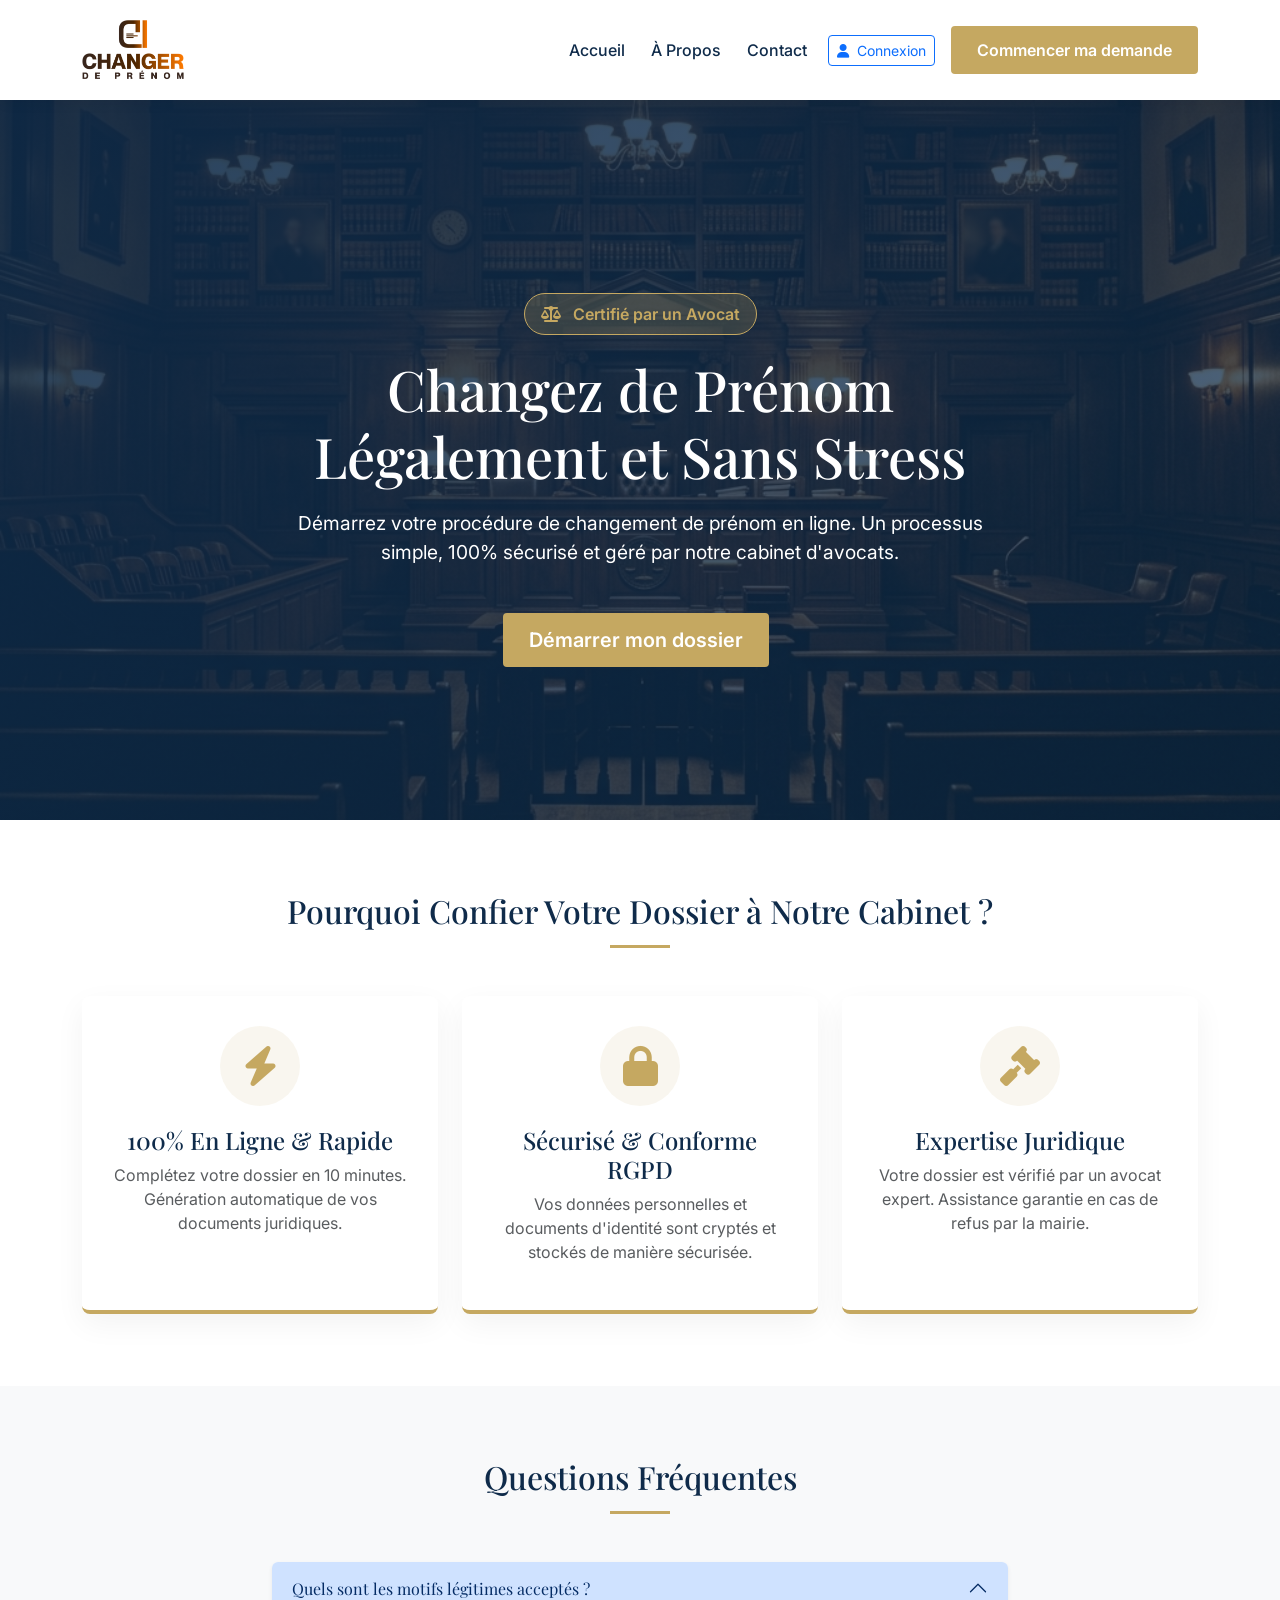
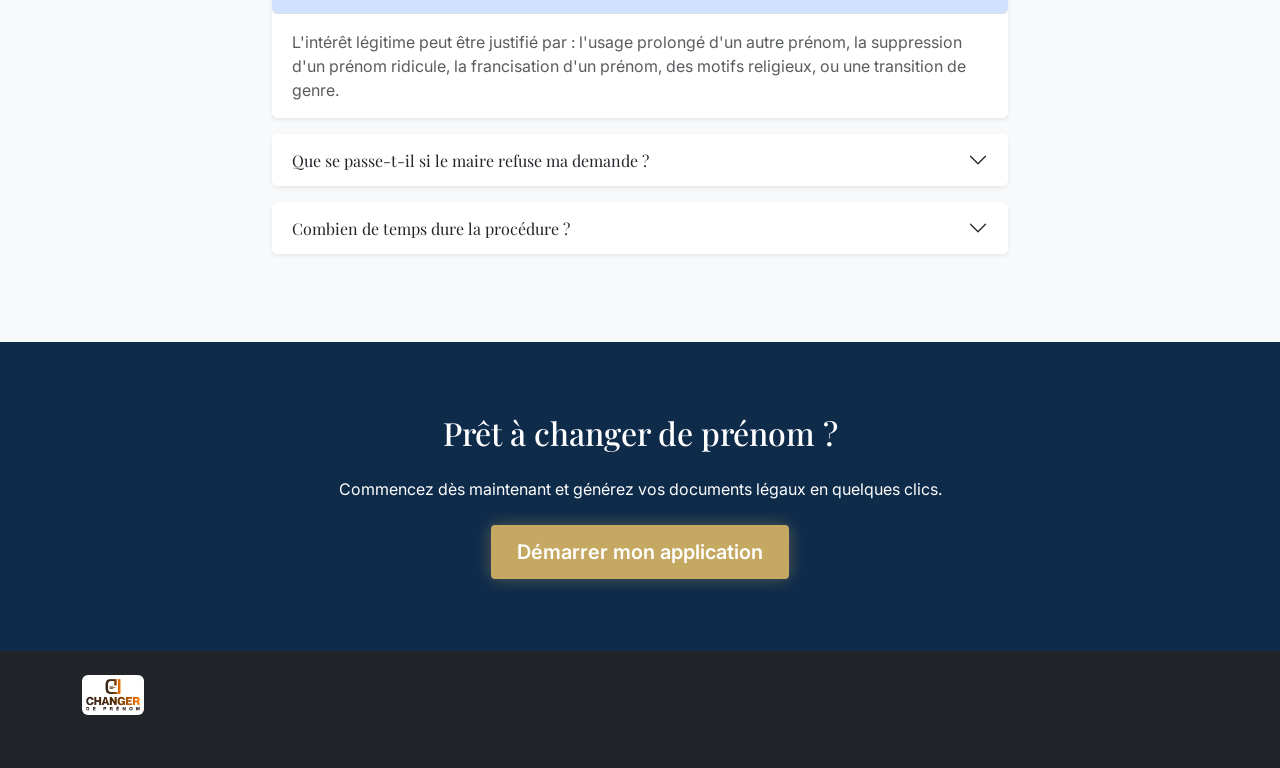
<file: index.html>
<!DOCTYPE html>
<html lang="fr">
<head>
    <meta charset="UTF-8">
    <meta name="viewport" content="width=device-width, initial-scale=1.0">
    <title>Avocat - Changement de Prénom | Procédure Rapide & Sécurisée</title>
    <!-- Bootstrap 5 CSS -->
    <link href="https://cdn.jsdelivr.net/npm/bootstrap@5.3.0/dist/css/bootstrap.min.css" rel="stylesheet">
    <!-- Font Awesome for Icons -->
    <link rel="stylesheet" href="https://cdnjs.cloudflare.com/ajax/libs/font-awesome/6.4.0/css/all.min.css">
    <!-- Custom CSS -->
    <link rel="stylesheet" href="assets/css/style.css">
</head>
<body>

    <!-- Navbar -->
    <nav class="navbar navbar-expand-lg navbar-light navbar-custom sticky-top" id="mainNavbar">
        <div class="container">
            <a class="navbar-brand" href="index.html">
                <img src="assets/images/2 - PNG/1 - LOGO CP.png" alt="Cabinet d'Avocat Logo" height="60" class="navbar-logo" onerror="this.src='https://via.placeholder.com/150x60?text=Logo'">
            </a>
            <button class="navbar-toggler" type="button" data-bs-toggle="collapse" data-bs-target="#navbarNav">
                <span class="navbar-toggler-icon"></span>
            </button>
            <div class="collapse navbar-collapse" id="navbarNav">
                <ul class="navbar-nav ms-auto align-items-center">
                    <li class="nav-item">
                        <a class="nav-link nav-link-animated" href="index.html">Accueil</a>
                    </li>
                    <li class="nav-item">
                        <a class="nav-link nav-link-animated" href="about.html">À Propos</a>
                    </li>
                    <li class="nav-item">
                        <a class="nav-link nav-link-animated" href="contact.html">Contact</a>
                    </li>
                    <li class="nav-item ms-lg-2">
                        <a href="#" class="btn btn-outline-primary btn-sm login-btn" data-bs-toggle="modal" data-bs-target="#loginModal">
                            <i class="fa-solid fa-user me-1"></i> Connexion
                        </a>
                    </li>
                    <li class="nav-item ms-lg-3">
                        <a href="application.html" class="btn btn-secondary-custom">Commencer ma demande</a>
                    </li>
                </ul>
            </div>
        </div>
    </nav>

    <!-- Hero Section -->
    <section class="hero-section text-center">
        <div class="container">
            <div class="row justify-content-center">
                <div class="col-lg-8">
                    <div class="trust-badge">
                        <i class="fa-solid fa-scale-balanced me-2"></i> Certifié par un Avocat
                    </div>
                    <h1>Changez de Prénom Légalement et Sans Stress</h1>
                    <p>Démarrez votre procédure de changement de prénom en ligne. Un processus simple, 100% sécurisé et géré par notre cabinet d'avocats.</p>
                    <a href="application.html" class="btn btn-secondary-custom btn-lg mt-3 me-2">Démarrer mon dossier</a>
                </div>
            </div>
        </div>
    </section>

    <!-- Why Choose Us -->
    <section id="why-us" class="py-5 bg-white">
        <div class="container py-4">
            <div class="text-center mb-5">
                <h2>Pourquoi Confier Votre Dossier à Notre Cabinet ?</h2>
                <div class="divider mx-auto" style="width: 60px; height: 3px; background: var(--secondary-color); margin-top: 15px;"></div>
            </div>
            <div class="row g-4">
                <div class="col-md-4">
                    <div class="feature-card text-center">
                        <div class="icon-wrapper">
                            <i class="fa-solid fa-bolt feature-icon"></i>
                        </div>
                        <h4>100% En Ligne & Rapide</h4>
                        <p class="text-muted">Complétez votre dossier en 10 minutes. Génération automatique de vos documents juridiques.</p>
                    </div>
                </div>
                <div class="col-md-4">
                    <div class="feature-card text-center">
                        <div class="icon-wrapper">
                            <i class="fa-solid fa-lock feature-icon"></i>
                        </div>
                        <h4>Sécurisé & Conforme RGPD</h4>
                        <p class="text-muted">Vos données personnelles et documents d'identité sont cryptés et stockés de manière sécurisée.</p>
                    </div>
                </div>
                <div class="col-md-4">
                    <div class="feature-card text-center">
                        <div class="icon-wrapper">
                            <i class="fa-solid fa-gavel feature-icon"></i>
                        </div>
                        <h4>Expertise Juridique</h4>
                        <p class="text-muted">Votre dossier est vérifié par un avocat expert. Assistance garantie en cas de refus par la mairie.</p>
                    </div>
                </div>
            </div>
        </div>
    </section>

    <!-- FAQ -->
    <section id="faq" class="py-5 bg-light">
        <div class="container py-4">
            <div class="text-center mb-5">
                <h2>Questions Fréquentes</h2>
                <div class="divider mx-auto" style="width: 60px; height: 3px; background: var(--secondary-color); margin-top: 15px;"></div>
            </div>
            
            <div class="row justify-content-center">
                <div class="col-lg-8">
                    <div class="accordion" id="faqAccordion">
                        <div class="accordion-item mb-3 border-0 shadow-sm rounded">
                            <h2 class="accordion-header" id="headingOne">
                                <button class="accordion-button rounded" type="button" data-bs-toggle="collapse" data-bs-target="#collapseOne">
                                    Quels sont les motifs légitimes acceptés ?
                                </button>
                            </h2>
                            <div id="collapseOne" class="accordion-collapse collapse show" data-bs-parent="#faqAccordion">
                                <div class="accordion-body text-muted">
                                    L'intérêt légitime peut être justifié par : l'usage prolongé d'un autre prénom, la suppression d'un prénom ridicule, la francisation d'un prénom, des motifs religieux, ou une transition de genre.
                                </div>
                            </div>
                        </div>
                        <div class="accordion-item mb-3 border-0 shadow-sm rounded">
                            <h2 class="accordion-header" id="headingTwo">
                                <button class="accordion-button collapsed rounded" type="button" data-bs-toggle="collapse" data-bs-target="#collapseTwo">
                                    Que se passe-t-il si le maire refuse ma demande ?
                                </button>
                            </h2>
                            <div id="collapseTwo" class="accordion-collapse collapse" data-bs-parent="#faqAccordion">
                                <div class="accordion-body text-muted">
                                    Si l'officier d'état civil estime que la demande ne revêt pas un intérêt légitime, il saisit le procureur de la République. En cas d'opposition, notre cabinet vous assistera pour porter le dossier devant le juge aux affaires familiales.
                                </div>
                            </div>
                        </div>
                        <div class="accordion-item mb-3 border-0 shadow-sm rounded">
                            <h2 class="accordion-header" id="headingThree">
                                <button class="accordion-button collapsed rounded" type="button" data-bs-toggle="collapse" data-bs-target="#collapseThree">
                                    Combien de temps dure la procédure ?
                                </button>
                            </h2>
                            <div id="collapseThree" class="accordion-collapse collapse" data-bs-parent="#faqAccordion">
                                <div class="accordion-body text-muted">
                                    Une fois votre dossier déposé complet en mairie, le délai de réponse varie généralement de 1 à 3 mois selon les municipalités.
                                </div>
                            </div>
                        </div>
                    </div>
                </div>
            </div>
        </div>
    </section>

    <!-- Footer CTA -->
    <section class="py-5 text-center text-white cta-section" style="background-color: var(--primary-color);">
        <div class="container py-4">
            <h2 class="mb-4 text-white">Prêt à changer de prénom ?</h2>
            <p class="mb-4">Commencez dès maintenant et générez vos documents légaux en quelques clics.</p>
            <a href="application.html" class="btn btn-secondary-custom btn-lg btn-glow">Démarrer mon application</a>
        </div>
    </section>

    <!-- Footer -->
    <footer class="bg-dark text-white py-4">
        <div class="container">
            <div class="row">
                <div class="col-md-6 mb-3 mb-md-0">
                    <img src="assets/images/2 - PNG/1 - LOGO CP.png" alt="Logo" height="40" onerror="this.src='https://via.placeholder.com/100x40?text=Logo'" class="mb-2 bg-white p-1 rounded">
                    <p class="small text-muted mb-0">&copy; 2026 Cabinet d'Avocat. Tous droits réservés.</p>
                </div>
                <div class="col-md-6 text-md-end">
                    <a href="#" class="text-muted small me-3 text-decoration-none footer-link">Mentions Légales</a>
                    <a href="#" class="text-muted small me-3 text-decoration-none footer-link">Politique de Confidentialité</a>
                    <a href="#" class="text-muted small text-decoration-none footer-link">CGV</a>
                </div>
            </div>
        </div>
    </footer>

    <!-- Login Modal -->
    <div class="modal fade" id="loginModal" tabindex="-1" aria-labelledby="loginModalLabel" aria-hidden="true">
      <div class="modal-dialog modal-dialog-centered">
        <div class="modal-content">
          <div class="modal-header border-0 pb-0">
            <h5 class="modal-title w-100 text-center" id="loginModalLabel" style="color: var(--primary-color); font-weight: 700;">Connexion Espace Avocat</h5>
            <button type="button" class="btn-close" data-bs-dismiss="modal" aria-label="Close"></button>
          </div>
          <div class="modal-body p-4">
            <form id="loginForm">
              <div class="mb-3">
                <label for="userId" class="form-label">Identifiant (User ID)</label>
                <div class="input-group">
                    <span class="input-group-text bg-white"><i class="fa-solid fa-user text-muted"></i></span>
                    <input type="text" class="form-control" id="userId" placeholder="Entrez votre identifiant" required>
                </div>
              </div>
              <div class="mb-4">
                <label for="password" class="form-label">Mot de passe</label>
                <div class="input-group">
                    <span class="input-group-text bg-white"><i class="fa-solid fa-lock text-muted"></i></span>
                    <input type="password" class="form-control" id="password" placeholder="Entrez votre mot de passe" required>
                </div>
              </div>
              <div id="loginError" class="alert alert-danger d-none small p-2 text-center">Identifiant ou mot de passe incorrect.</div>
              <button type="submit" class="btn btn-primary-custom w-100">Se connecter</button>
            </form>
          </div>
        </div>
      </div>
    </div>

    <!-- Bootstrap JS Bundle -->
    <script src="https://cdn.jsdelivr.net/npm/bootstrap@5.3.0/dist/js/bootstrap.bundle.min.js"></script>
    <script>
        // Navbar Scroll Animation
        window.addEventListener('scroll', function() {
            const navbar = document.getElementById('mainNavbar');
            if (window.scrollY > 50) {
                navbar.classList.add('scrolled');
            } else {
                navbar.classList.remove('scrolled');
            }
        });

        // Custom Login Logic
        document.getElementById('loginForm').addEventListener('submit', function(e) {
            e.preventDefault();
            const user = document.getElementById('userId').value;
            const pass = document.getElementById('password').value;
            const errorDiv = document.getElementById('loginError');
            
            // You can customize the ID and Password here
            const validUser = "admin";
            const validPass = "admin123";

            if (user === validUser && pass === validPass) {
                errorDiv.classList.add('d-none');
                window.location.href = 'admin.html'; // Redirect to dashboard
            } else {
                errorDiv.classList.remove('d-none');
            }
        });
    </script>
</body>
</html>
</file>
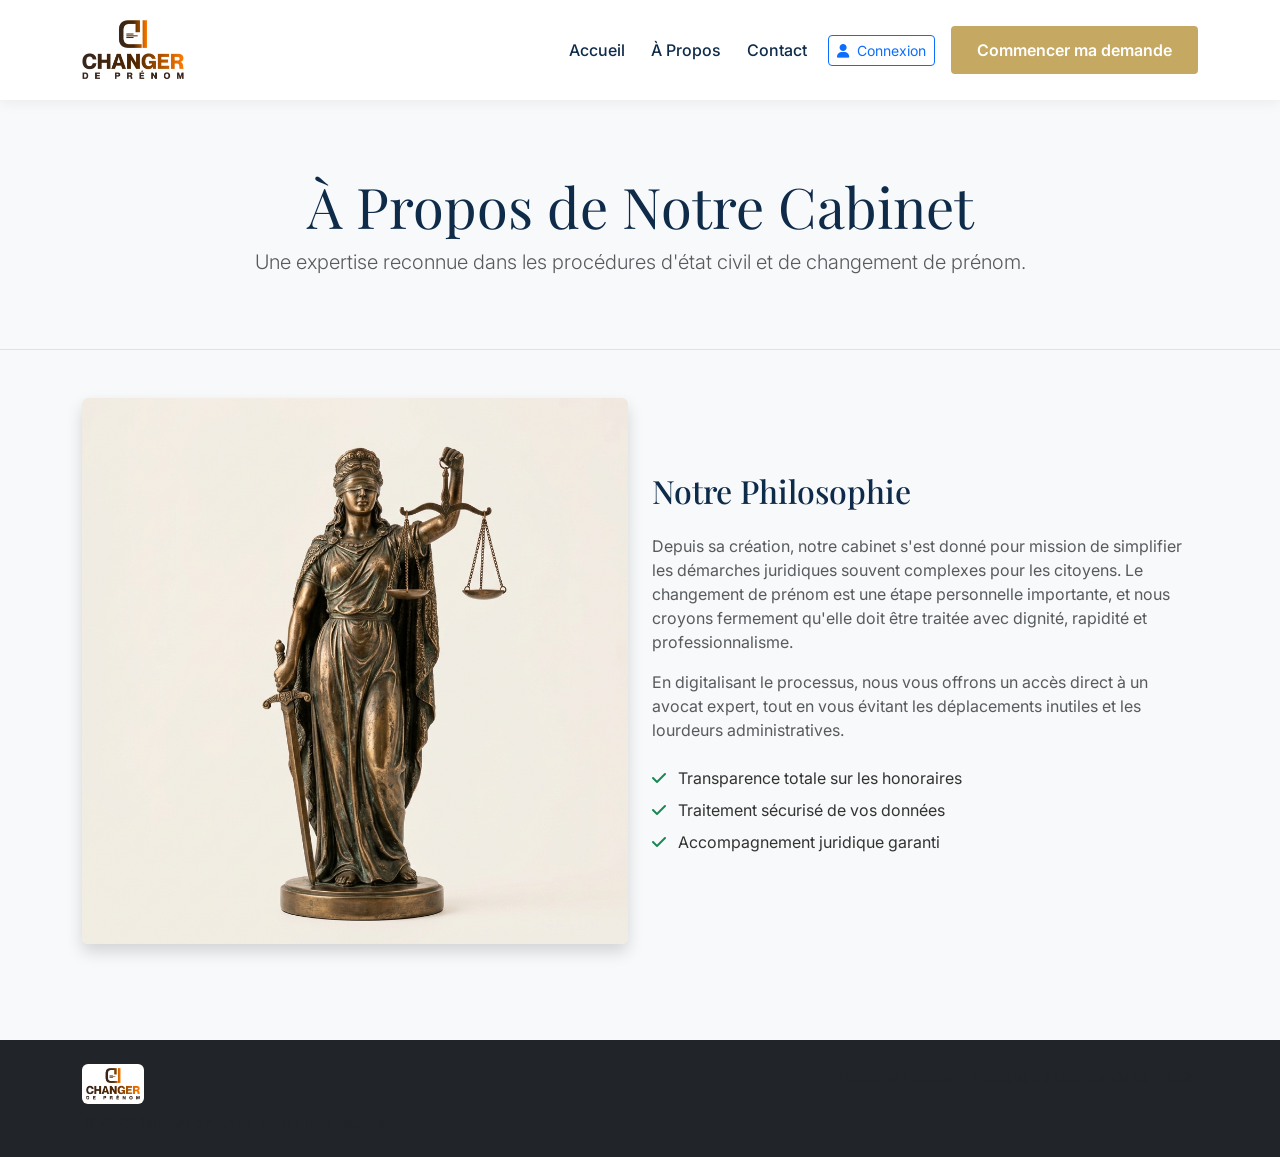
<file: about.html>
<!DOCTYPE html>
<html lang="fr">
<head>
    <meta charset="UTF-8">
    <meta name="viewport" content="width=device-width, initial-scale=1.0">
    <title>À Propos - Cabinet d'Avocat</title>
    <!-- Bootstrap 5 CSS -->
    <link href="https://cdn.jsdelivr.net/npm/bootstrap@5.3.0/dist/css/bootstrap.min.css" rel="stylesheet">
    <!-- Font Awesome -->
    <link rel="stylesheet" href="https://cdnjs.cloudflare.com/ajax/libs/font-awesome/6.4.0/css/all.min.css">
    <!-- Custom CSS -->
    <link rel="stylesheet" href="assets/css/style.css">
</head>
<body>

    <!-- Navbar -->
    <nav class="navbar navbar-expand-lg navbar-light navbar-custom sticky-top" id="mainNavbar">
        <div class="container">
            <a class="navbar-brand" href="index.html">
                <img src="assets/images/2 - PNG/1 - LOGO CP.png" alt="Cabinet d'Avocat Logo" height="60" class="navbar-logo" onerror="this.src='https://via.placeholder.com/150x60?text=Logo'">
            </a>
            <button class="navbar-toggler" type="button" data-bs-toggle="collapse" data-bs-target="#navbarNav">
                <span class="navbar-toggler-icon"></span>
            </button>
            <div class="collapse navbar-collapse" id="navbarNav">
                <ul class="navbar-nav ms-auto align-items-center">
                    <li class="nav-item">
                        <a class="nav-link nav-link-animated" href="index.html">Accueil</a>
                    </li>
                    <li class="nav-item">
                        <a class="nav-link nav-link-animated active" href="about.html">À Propos</a>
                    </li>
                    <li class="nav-item">
                        <a class="nav-link nav-link-animated" href="contact.html">Contact</a>
                    </li>
                    <li class="nav-item ms-lg-2">
                        <a href="#" class="btn btn-outline-primary btn-sm login-btn" data-bs-toggle="modal" data-bs-target="#loginModal">
                            <i class="fa-solid fa-user me-1"></i> Connexion
                        </a>
                    </li>
                    <li class="nav-item ms-lg-3">
                        <a href="application.html" class="btn btn-secondary-custom">Commencer ma demande</a>
                    </li>
                </ul>
            </div>
        </div>
    </nav>

    <!-- Page Header -->
    <section class="py-5 bg-light text-center border-bottom">
        <div class="container">
            <h1 class="display-4 mt-4" style="color: var(--primary-color);">À Propos de Notre Cabinet</h1>
            <p class="lead text-muted mb-4">Une expertise reconnue dans les procédures d'état civil et de changement de prénom.</p>
        </div>
    </section>

    <!-- Content Section -->
    <section class="py-5">
        <div class="container">
            <div class="row align-items-center mb-5">
                <div class="col-lg-6 mb-4 mb-lg-0">
                    <img src="assets/images/lady_justice.png" alt="Lady Justice" class="img-fluid rounded shadow" onerror="this.src='https://images.unsplash.com/photo-1589829085413-56de8ae18c73?auto=format&fit=crop&w=800&q=80'">
                </div>
                <div class="col-lg-6">
                    <h2 class="mb-4">Notre Philosophie</h2>
                    <p class="text-muted">Depuis sa création, notre cabinet s'est donné pour mission de simplifier les démarches juridiques souvent complexes pour les citoyens. Le changement de prénom est une étape personnelle importante, et nous croyons fermement qu'elle doit être traitée avec dignité, rapidité et professionnalisme.</p>
                    <p class="text-muted">En digitalisant le processus, nous vous offrons un accès direct à un avocat expert, tout en vous évitant les déplacements inutiles et les lourdeurs administratives.</p>
                    <ul class="list-unstyled mt-4">
                        <li class="mb-2"><i class="fa-solid fa-check text-success me-2"></i> Transparence totale sur les honoraires</li>
                        <li class="mb-2"><i class="fa-solid fa-check text-success me-2"></i> Traitement sécurisé de vos données</li>
                        <li class="mb-2"><i class="fa-solid fa-check text-success me-2"></i> Accompagnement juridique garanti</li>
                    </ul>
                </div>
            </div>
        </div>
    </section>

    <!-- Footer -->
    <footer class="bg-dark text-white py-4 mt-auto">
        <div class="container">
            <div class="row">
                <div class="col-md-6 mb-3 mb-md-0">
                    <img src="assets/images/2 - PNG/1 - LOGO CP.png" alt="Logo" height="40" onerror="this.src='https://via.placeholder.com/100x40?text=Logo'" class="mb-2 bg-white p-1 rounded">
                    <p class="small text-muted mb-0">&copy; 2026 Cabinet d'Avocat. Tous droits réservés.</p>
                </div>
                <div class="col-md-6 text-md-end">
                    <a href="#" class="text-muted small me-3 text-decoration-none footer-link">Mentions Légales</a>
                    <a href="#" class="text-muted small me-3 text-decoration-none footer-link">Politique de Confidentialité</a>
                    <a href="#" class="text-muted small text-decoration-none footer-link">CGV</a>
                </div>
            </div>
        </div>
    </footer>

    <!-- Login Modal -->
    <div class="modal fade" id="loginModal" tabindex="-1" aria-labelledby="loginModalLabel" aria-hidden="true">
      <div class="modal-dialog modal-dialog-centered">
        <div class="modal-content">
          <div class="modal-header border-0 pb-0">
            <h5 class="modal-title w-100 text-center" id="loginModalLabel" style="color: var(--primary-color); font-weight: 700;">Connexion Espace Avocat</h5>
            <button type="button" class="btn-close" data-bs-dismiss="modal" aria-label="Close"></button>
          </div>
          <div class="modal-body p-4">
            <form id="loginForm">
              <div class="mb-3">
                <label for="userId" class="form-label">Identifiant (User ID)</label>
                <div class="input-group">
                    <span class="input-group-text bg-white"><i class="fa-solid fa-user text-muted"></i></span>
                    <input type="text" class="form-control" id="userId" placeholder="Entrez votre identifiant" required>
                </div>
              </div>
              <div class="mb-4">
                <label for="password" class="form-label">Mot de passe</label>
                <div class="input-group">
                    <span class="input-group-text bg-white"><i class="fa-solid fa-lock text-muted"></i></span>
                    <input type="password" class="form-control" id="password" placeholder="Entrez votre mot de passe" required>
                </div>
              </div>
              <div id="loginError" class="alert alert-danger d-none small p-2 text-center">Identifiant ou mot de passe incorrect.</div>
              <button type="submit" class="btn btn-primary-custom w-100">Se connecter</button>
            </form>
          </div>
        </div>
      </div>
    </div>

    <!-- Bootstrap JS Bundle -->
    <script src="https://cdn.jsdelivr.net/npm/bootstrap@5.3.0/dist/js/bootstrap.bundle.min.js"></script>
    <script>
        // Navbar Scroll Animation
        window.addEventListener('scroll', function() {
            const navbar = document.getElementById('mainNavbar');
            if (window.scrollY > 50) {
                navbar.classList.add('scrolled');
            } else {
                navbar.classList.remove('scrolled');
            }
        });

        // Custom Login Logic
        document.getElementById('loginForm').addEventListener('submit', function(e) {
            e.preventDefault();
            const user = document.getElementById('userId').value;
            const pass = document.getElementById('password').value;
            const errorDiv = document.getElementById('loginError');
            
            // Customize ID and Password here
            const validUser = "admin";
            const validPass = "admin123";

            if (user === validUser && pass === validPass) {
                errorDiv.classList.add('d-none');
                window.location.href = 'admin.html';
            } else {
                errorDiv.classList.remove('d-none');
            }
        });
    </script>
</body>
</html>
</file>
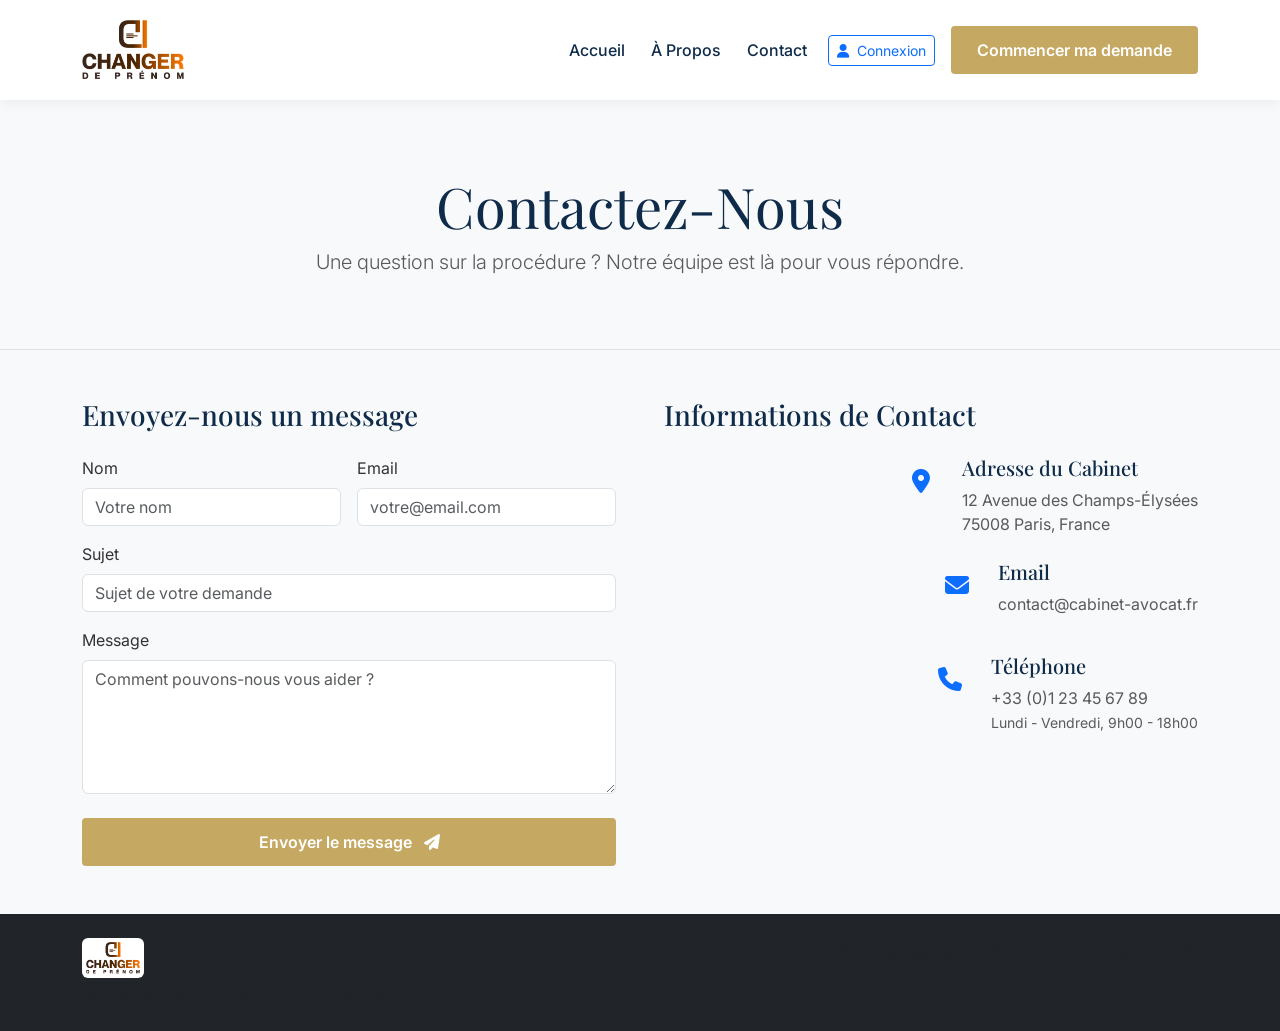
<file: contact.html>
<!DOCTYPE html>
<html lang="fr">
<head>
    <meta charset="UTF-8">
    <meta name="viewport" content="width=device-width, initial-scale=1.0">
    <title>Contact - Cabinet d'Avocat</title>
    <!-- Bootstrap 5 CSS -->
    <link href="https://cdn.jsdelivr.net/npm/bootstrap@5.3.0/dist/css/bootstrap.min.css" rel="stylesheet">
    <!-- Font Awesome -->
    <link rel="stylesheet" href="https://cdnjs.cloudflare.com/ajax/libs/font-awesome/6.4.0/css/all.min.css">
    <!-- Custom CSS -->
    <link rel="stylesheet" href="assets/css/style.css">
</head>
<body>

    <!-- Navbar -->
    <nav class="navbar navbar-expand-lg navbar-light navbar-custom sticky-top" id="mainNavbar">
        <div class="container">
            <a class="navbar-brand" href="index.html">
                <img src="assets/images/2 - PNG/1 - LOGO CP.png" alt="Cabinet d'Avocat Logo" height="60" class="navbar-logo" onerror="this.src='https://via.placeholder.com/150x60?text=Logo'">
            </a>
            <button class="navbar-toggler" type="button" data-bs-toggle="collapse" data-bs-target="#navbarNav">
                <span class="navbar-toggler-icon"></span>
            </button>
            <div class="collapse navbar-collapse" id="navbarNav">
                <ul class="navbar-nav ms-auto align-items-center">
                    <li class="nav-item">
                        <a class="nav-link nav-link-animated" href="index.html">Accueil</a>
                    </li>
                    <li class="nav-item">
                        <a class="nav-link nav-link-animated" href="about.html">À Propos</a>
                    </li>
                    <li class="nav-item">
                        <a class="nav-link nav-link-animated active" href="contact.html">Contact</a>
                    </li>
                    <li class="nav-item ms-lg-2">
                        <a href="#" class="btn btn-outline-primary btn-sm login-btn" data-bs-toggle="modal" data-bs-target="#loginModal">
                            <i class="fa-solid fa-user me-1"></i> Connexion
                        </a>
                    </li>
                    <li class="nav-item ms-lg-3">
                        <a href="application.html" class="btn btn-secondary-custom">Commencer ma demande</a>
                    </li>
                </ul>
            </div>
        </div>
    </nav>

    <!-- Page Header -->
    <section class="py-5 bg-light text-center border-bottom">
        <div class="container">
            <h1 class="display-4 mt-4" style="color: var(--primary-color);">Contactez-Nous</h1>
            <p class="lead text-muted mb-4">Une question sur la procédure ? Notre équipe est là pour vous répondre.</p>
        </div>
    </section>

    <!-- Contact Form & Info -->
    <section class="py-5">
        <div class="container">
            <div class="row g-5">
                <div class="col-lg-6">
                    <h3 class="mb-4">Envoyez-nous un message</h3>
                    <form>
                        <div class="row g-3">
                            <div class="col-md-6">
                                <label class="form-label">Nom</label>
                                <input type="text" class="form-control" placeholder="Votre nom" required>
                            </div>
                            <div class="col-md-6">
                                <label class="form-label">Email</label>
                                <input type="email" class="form-control" placeholder="votre@email.com" required>
                            </div>
                            <div class="col-12">
                                <label class="form-label">Sujet</label>
                                <input type="text" class="form-control" placeholder="Sujet de votre demande" required>
                            </div>
                            <div class="col-12">
                                <label class="form-label">Message</label>
                                <textarea class="form-control" rows="5" placeholder="Comment pouvons-nous vous aider ?" required></textarea>
                            </div>
                            <div class="col-12 mt-4">
                                <button type="submit" class="btn btn-secondary-custom w-100">Envoyer le message <i class="fa-solid fa-paper-plane ms-2"></i></button>
                            </div>
                        </div>
                    </form>
                </div>
                
                <div class="col-lg-6">
                    <h3 class="mb-4">Informations de Contact</h3>
                    <div class="d-flex align-items-start mb-4">
                        <div class="icon-wrapper bg-light text-primary me-3" style="width: 50px; height: 50px; flex-shrink: 0;">
                            <i class="fa-solid fa-location-dot fs-4"></i>
                        </div>
                        <div>
                            <h5>Adresse du Cabinet</h5>
                            <p class="text-muted mb-0">12 Avenue des Champs-Élysées<br>75008 Paris, France</p>
                        </div>
                    </div>
                    
                    <div class="d-flex align-items-start mb-4">
                        <div class="icon-wrapper bg-light text-primary me-3" style="width: 50px; height: 50px; flex-shrink: 0;">
                            <i class="fa-solid fa-envelope fs-4"></i>
                        </div>
                        <div>
                            <h5>Email</h5>
                            <p class="text-muted mb-0">contact@cabinet-avocat.fr</p>
                        </div>
                    </div>
                    
                    <div class="d-flex align-items-start mb-4">
                        <div class="icon-wrapper bg-light text-primary me-3" style="width: 50px; height: 50px; flex-shrink: 0;">
                            <i class="fa-solid fa-phone fs-4"></i>
                        </div>
                        <div>
                            <h5>Téléphone</h5>
                            <p class="text-muted mb-0">+33 (0)1 23 45 67 89</p>
                            <small class="text-muted">Lundi - Vendredi, 9h00 - 18h00</small>
                        </div>
                    </div>
                </div>
            </div>
        </div>
    </section>

    <!-- Footer -->
    <footer class="bg-dark text-white py-4 mt-auto">
        <div class="container">
            <div class="row">
                <div class="col-md-6 mb-3 mb-md-0">
                    <img src="assets/images/2 - PNG/1 - LOGO CP.png" alt="Logo" height="40" onerror="this.src='https://via.placeholder.com/100x40?text=Logo'" class="mb-2 bg-white p-1 rounded">
                    <p class="small text-muted mb-0">&copy; 2026 Cabinet d'Avocat. Tous droits réservés.</p>
                </div>
                <div class="col-md-6 text-md-end">
                    <a href="#" class="text-muted small me-3 text-decoration-none footer-link">Mentions Légales</a>
                    <a href="#" class="text-muted small me-3 text-decoration-none footer-link">Politique de Confidentialité</a>
                    <a href="#" class="text-muted small text-decoration-none footer-link">CGV</a>
                </div>
            </div>
        </div>
    </footer>

    <!-- Login Modal -->
    <div class="modal fade" id="loginModal" tabindex="-1" aria-labelledby="loginModalLabel" aria-hidden="true">
      <div class="modal-dialog modal-dialog-centered">
        <div class="modal-content">
          <div class="modal-header border-0 pb-0">
            <h5 class="modal-title w-100 text-center" id="loginModalLabel" style="color: var(--primary-color); font-weight: 700;">Connexion Espace Avocat</h5>
            <button type="button" class="btn-close" data-bs-dismiss="modal" aria-label="Close"></button>
          </div>
          <div class="modal-body p-4">
            <form id="loginForm">
              <div class="mb-3">
                <label for="userId" class="form-label">Identifiant (User ID)</label>
                <div class="input-group">
                    <span class="input-group-text bg-white"><i class="fa-solid fa-user text-muted"></i></span>
                    <input type="text" class="form-control" id="userId" placeholder="Entrez votre identifiant" required>
                </div>
              </div>
              <div class="mb-4">
                <label for="password" class="form-label">Mot de passe</label>
                <div class="input-group">
                    <span class="input-group-text bg-white"><i class="fa-solid fa-lock text-muted"></i></span>
                    <input type="password" class="form-control" id="password" placeholder="Entrez votre mot de passe" required>
                </div>
              </div>
              <div id="loginError" class="alert alert-danger d-none small p-2 text-center">Identifiant ou mot de passe incorrect.</div>
              <button type="submit" class="btn btn-primary-custom w-100">Se connecter</button>
            </form>
          </div>
        </div>
      </div>
    </div>

    <!-- Bootstrap JS Bundle -->
    <script src="https://cdn.jsdelivr.net/npm/bootstrap@5.3.0/dist/js/bootstrap.bundle.min.js"></script>
    <script>
        // Navbar Scroll Animation
        window.addEventListener('scroll', function() {
            const navbar = document.getElementById('mainNavbar');
            if (window.scrollY > 50) {
                navbar.classList.add('scrolled');
            } else {
                navbar.classList.remove('scrolled');
            }
        });

        // Custom Login Logic
        document.getElementById('loginForm').addEventListener('submit', function(e) {
            e.preventDefault();
            const user = document.getElementById('userId').value;
            const pass = document.getElementById('password').value;
            const errorDiv = document.getElementById('loginError');
            
            // Customize ID and Password here
            const validUser = "admin";
            const validPass = "admin123";

            if (user === validUser && pass === validPass) {
                errorDiv.classList.add('d-none');
                window.location.href = 'admin.html';
            } else {
                errorDiv.classList.remove('d-none');
            }
        });
    </script>
</body>
</html>
</file>
<file: assets/css/style.css>
/* 
  Legal Automation Platform - Custom Styles 
  Color Palette:
  - Primary (Navy Blue): #0f2b4a
  - Secondary (Gold/Bronze): #c5a861
  - Background: #f8f9fa
  - Text: #333333
*/

@import url('https://fonts.googleapis.com/css2?family=Inter:wght@300;400;500;600&family=Playfair+Display:wght@500;600;700&display=swap');

:root {
  --primary-color: #0f2b4a;
  --secondary-color: #c5a861;
  --bg-light: #f8f9fa;
  --text-dark: #333333;
  --text-light: #ffffff;
  --font-sans: 'Inter', sans-serif;
  --font-serif: 'Playfair Display', serif;
}

body {
  font-family: var(--font-sans);
  color: var(--text-dark);
  background-color: var(--bg-light);
  overflow-x: hidden;
}

h1, h2, h3, h4, h5, h6 {
  font-family: var(--font-serif);
  color: var(--primary-color);
}

/* Animated Navbar */
.navbar-custom {
  background-color: #ffffff;
  box-shadow: 0 4px 12px rgba(0,0,0,0.05);
  transition: all 0.4s ease;
  padding: 15px 0;
}

.navbar-custom.scrolled {
  padding: 5px 0;
  box-shadow: 0 10px 20px rgba(0,0,0,0.1);
  background-color: rgba(255, 255, 255, 0.98);
}

.navbar-logo {
  transition: height 0.4s ease;
}

.navbar-custom.scrolled .navbar-logo {
  height: 50px;
}

.nav-link-animated {
  color: var(--primary-color) !important;
  font-weight: 500;
  position: relative;
  margin: 0 5px;
  transition: color 0.3s ease;
}

.nav-link-animated::after {
  content: '';
  position: absolute;
  width: 0;
  height: 2px;
  bottom: 0;
  left: 50%;
  background-color: var(--secondary-color);
  transition: all 0.3s ease;
  transform: translateX(-50%);
}

.nav-link-animated:hover {
  color: var(--secondary-color) !important;
}

.nav-link-animated:hover::after {
  width: 80%;
}

/* Buttons */
.btn-primary-custom {
  background-color: var(--primary-color);
  color: var(--text-light);
  border: 2px solid var(--primary-color);
  border-radius: 4px;
  padding: 10px 24px;
  font-weight: 600;
  transition: all 0.3s ease;
}

.btn-primary-custom:hover {
  background-color: transparent;
  color: var(--primary-color);
}

.btn-secondary-custom {
  background-color: var(--secondary-color);
  color: var(--text-light);
  border: 2px solid var(--secondary-color);
  border-radius: 4px;
  padding: 10px 24px;
  font-weight: 600;
  transition: all 0.3s ease;
}

.btn-secondary-custom:hover {
  background-color: transparent;
  color: var(--secondary-color);
}

.btn-glow {
  box-shadow: 0 0 15px rgba(197, 168, 97, 0.4);
  animation: pulse 2s infinite;
}

@keyframes pulse {
  0% { box-shadow: 0 0 0 0 rgba(197, 168, 97, 0.7); }
  70% { box-shadow: 0 0 0 15px rgba(197, 168, 97, 0); }
  100% { box-shadow: 0 0 0 0 rgba(197, 168, 97, 0); }
}

/* Hero Section */
.hero-section {
  position: relative;
  background: linear-gradient(135deg, rgba(15, 43, 74, 0.9) 0%, rgba(15, 43, 74, 0.7) 100%), url('../images/courtroom_bg.png') center/cover;
  padding: 120px 0 80px;
  color: var(--text-light);
  min-height: 80vh;
  display: flex;
  align-items: center;
}

.hero-section h1 {
  color: var(--text-light);
  font-size: 3.5rem;
  margin-bottom: 20px;
  animation: fadeInDown 1s ease;
}

.hero-section p {
  font-size: 1.2rem;
  margin-bottom: 30px;
  animation: fadeInUp 1s ease 0.3s backwards;
}

.trust-badge {
  background-color: rgba(197, 168, 97, 0.2);
  border: 1px solid var(--secondary-color);
  color: var(--secondary-color);
  padding: 8px 16px;
  border-radius: 50px;
  display: inline-block;
  margin-bottom: 20px;
  font-weight: 600;
  animation: fadeIn 1.5s ease;
}

/* Features/Why Us */
.feature-card {
  background: #ffffff;
  border-radius: 8px;
  padding: 30px;
  box-shadow: 0 10px 30px rgba(0,0,0,0.05);
  transition: transform 0.3s ease, box-shadow 0.3s ease;
  height: 100%;
  border-bottom: 4px solid var(--secondary-color);
}

.feature-card:hover {
  transform: translateY(-10px);
  box-shadow: 0 15px 40px rgba(0,0,0,0.1);
}

.icon-wrapper {
  width: 80px;
  height: 80px;
  background: rgba(197, 168, 97, 0.1);
  border-radius: 50%;
  display: flex;
  align-items: center;
  justify-content: center;
  margin: 0 auto 20px;
  transition: transform 0.3s ease;
}

.feature-card:hover .icon-wrapper {
  transform: scale(1.1);
}

.feature-icon {
  font-size: 2.5rem;
  color: var(--secondary-color);
}

/* Multi-step Form */
.form-container {
  background: #ffffff;
  border-radius: 12px;
  box-shadow: 0 15px 50px rgba(0,0,0,0.1);
  padding: 40px;
  position: relative;
  overflow: hidden;
}

.step-content {
  display: none;
  animation: slideInRight 0.5s ease forwards;
}

.step-content.active {
  display: block;
}

.progress-bar-custom {
  display: flex;
  justify-content: space-between;
  margin-bottom: 30px;
  position: relative;
}

.progress-bar-custom::before {
  content: '';
  position: absolute;
  top: 50%;
  left: 0;
  right: 0;
  height: 2px;
  background-color: #e9ecef;
  z-index: 0;
}

.progress-step {
  width: 35px;
  height: 35px;
  background-color: #e9ecef;
  border-radius: 50%;
  display: flex;
  align-items: center;
  justify-content: center;
  font-weight: 600;
  color: #6c757d;
  position: relative;
  z-index: 1;
  transition: all 0.3s ease;
}

.progress-step.active {
  background-color: var(--primary-color);
  color: #fff;
}

.progress-step.completed {
  background-color: var(--secondary-color);
  color: #fff;
}

.form-control:focus, .form-select:focus {
  border-color: var(--secondary-color);
  box-shadow: 0 0 0 0.25rem rgba(197, 168, 97, 0.25);
}

/* Animations */
@keyframes fadeInDown {
  from { opacity: 0; transform: translateY(-30px); }
  to { opacity: 1; transform: translateY(0); }
}

@keyframes fadeInUp {
  from { opacity: 0; transform: translateY(30px); }
  to { opacity: 1; transform: translateY(0); }
}

@keyframes fadeIn {
  from { opacity: 0; }
  to { opacity: 1; }
}

@keyframes slideInRight {
  from { opacity: 0; transform: translateX(50px); }
  to { opacity: 1; transform: translateX(0); }
}

/* File Upload styling */
.file-upload-wrapper {
  border: 2px dashed #ced4da;
  border-radius: 8px;
  padding: 30px;
  text-align: center;
  background-color: #f8f9fa;
  cursor: pointer;
  transition: all 0.3s ease;
}

.file-upload-wrapper:hover {
  border-color: var(--secondary-color);
  background-color: rgba(197, 168, 97, 0.05);
}

.file-upload-wrapper i {
  font-size: 2rem;
  color: var(--primary-color);
  margin-bottom: 15px;
}

.file-upload-wrapper input[type="file"] {
  display: none;
}

/* Admin Dashboard */
.sidebar {
  background-color: var(--primary-color);
  color: #fff;
  min-height: 100vh;
}
.sidebar .nav-link {
  color: rgba(255,255,255,0.8);
  padding: 15px 20px;
  transition: all 0.3s ease;
}
.sidebar .nav-link:hover, .sidebar .nav-link.active {
  color: #fff;
  background-color: rgba(255,255,255,0.1);
  border-left: 4px solid var(--secondary-color);
}
.stat-card {
  border-radius: 8px;
  padding: 20px;
  color: #fff;
  box-shadow: 0 4px 6px rgba(0,0,0,0.1);
}
.stat-bg-1 { background: linear-gradient(45deg, var(--primary-color), #2a5298); }
.stat-bg-2 { background: linear-gradient(45deg, var(--secondary-color), #f6d365); }
.stat-bg-3 { background: linear-gradient(45deg, #28a745, #20c997); }

/* Footer Links */
.footer-link {
  transition: color 0.3s ease;
}
.footer-link:hover {
  color: var(--secondary-color) !important;
}

@media (max-width: 768px) {
  .hero-section h1 {
    font-size: 2.5rem;
  }
}
</file>
